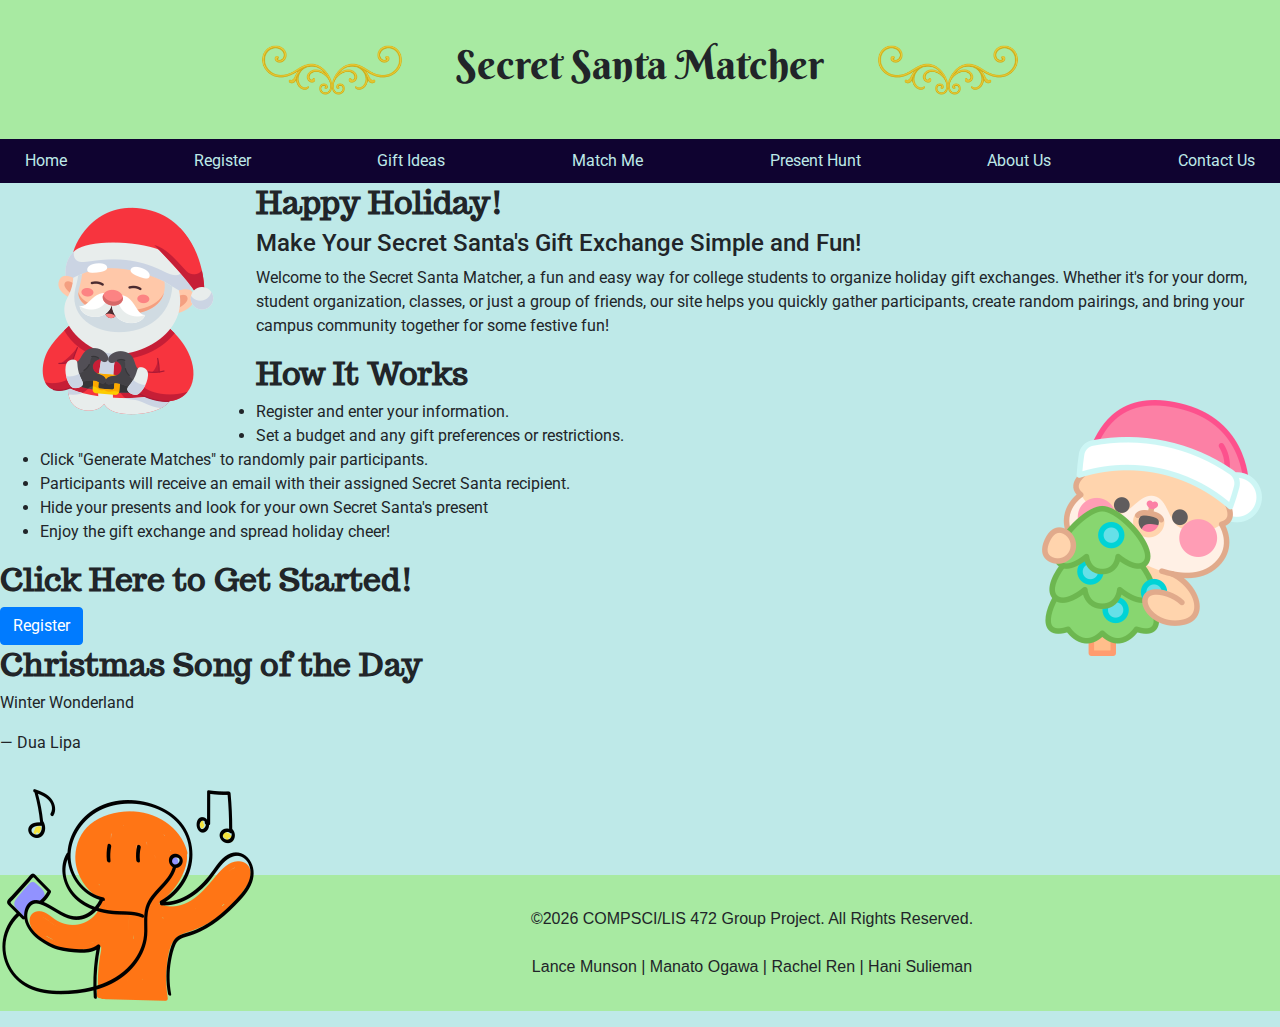
<file: index.html>
<!DOCTYPE html>
<html lang = "en">
<head>
        <meta charset = "UTF-8">
        <meta name = "viewport" content = "width=device-width, initial-scale = 1.0" />
        <link rel="stylesheet" href="https://cdn.jsdelivr.net/npm/bootstrap@4.0.0/dist/css/bootstrap.min.css" integrity="sha384-Gn5384xqQ1aoWXA+058RXPxPg6fy4IWvTNh0E263XmFcJlSAwiGgFAW/dAiS6JXm" crossorigin="anonymous">
        <link href="https://fonts.googleapis.com/css2?family=Berkshire+Swash&family=Trocchi&family=Roboto&display=swap" rel="stylesheet">
        <link rel = "stylesheet" href = "styles.css" />
        <title>Home</title>
</head>
    <body>
        <header>
            <div class = "heading-wrapper">
                <img src="images/goldencurls.png" class="curl left" alt="golden curls decorations for headings">
                    <h1>Secret Santa Matcher</h1>
                <img src="images/goldencurls.png" class="curl right" alt="golden curls decorations for headings">
            </div>
            <nav role="navigation" class="navbar">
                <div class="container-fluid">
                    <a href = "index.html">Home</a>
                    <a href = "register.html">Register</a>
                    <a href = "giftIdeas.html">Gift Ideas</a>
                    <a href = "generateMatch.html">Match Me</a>
                    <a href = "scavenger.html">Present Hunt</a>
                    <a href = "aboutus.html">About Us</a>
                    <a href = "contact.html">Contact Us</a>
                </div>
            </nav>
        </header>
        <main>
            <img src = "images/santaheartsign.png" alt = "Santa holding a heart sign" class="float-left">
            <h2>Happy Holiday!</h2>
            <h4>Make Your Secret Santa's Gift Exchange Simple and Fun!</h4> <!-- Welcoming the users with a friendly message -->
            <p>Welcome to the Secret Santa Matcher, a fun and easy way for college students to organize holiday gift exchanges. Whether it's for your dorm, student organization, classes, or just a group of friends, our site helps you quickly gather participants, create random pairings, and bring your campus community together for some festive fun!</p>
        </main>

        <section>
            <h2>How It Works</h2>
            <img src = "images/cuteanimal.png" alt = "cute animal holding a christmas tree while smiling" class = "float-right">
            <ul>
                <li>Register and enter your information.</li>  <!-- Brief Overview of How It Works -->
                <li>Set a budget and any gift preferences or restrictions.</li>
                <li>Click "Generate Matches" to randomly pair participants.</li>
                <li>Participants will receive an email with their assigned Secret Santa recipient.</li>
                <li>Hide your presents and look for your own Secret Santa's present</li>
                <li>Enjoy the gift exchange and spread holiday cheer!</li>
            </ul>
        </section>

        <section>
            <h2>Click Here to Get Started!</h2>
            <a href="register.html" class="btn btn-primary">Register</a>

        </section>

        <section id="holiday-song-section">
            <h2>Christmas Song of the Day</h2> <!-- Recommends Christmas songs to users -->

            <blockquote>
                <p id="song-title">Loading song...</p>
                <span id="song-artist"></span>
            </blockquote>
            <img src = "images/musicguy.png" alt = "cartoon character listening to music while holding a phone" class = "float-left">
            <br>
        </section>

        <script src="home.js"></script>

        <footer>
            &copy;<Span><script type="text/JavaScript">document.write(new Date().getFullYear());</script></Span>
            COMPSCI/LIS 472 Group Project. All Rights Reserved.
            <br>
            <br>
            Lance Munson | Manato Ogawa | Rachel Ren | Hani Sulieman
        </footer>
    </body>
</html>
</file>
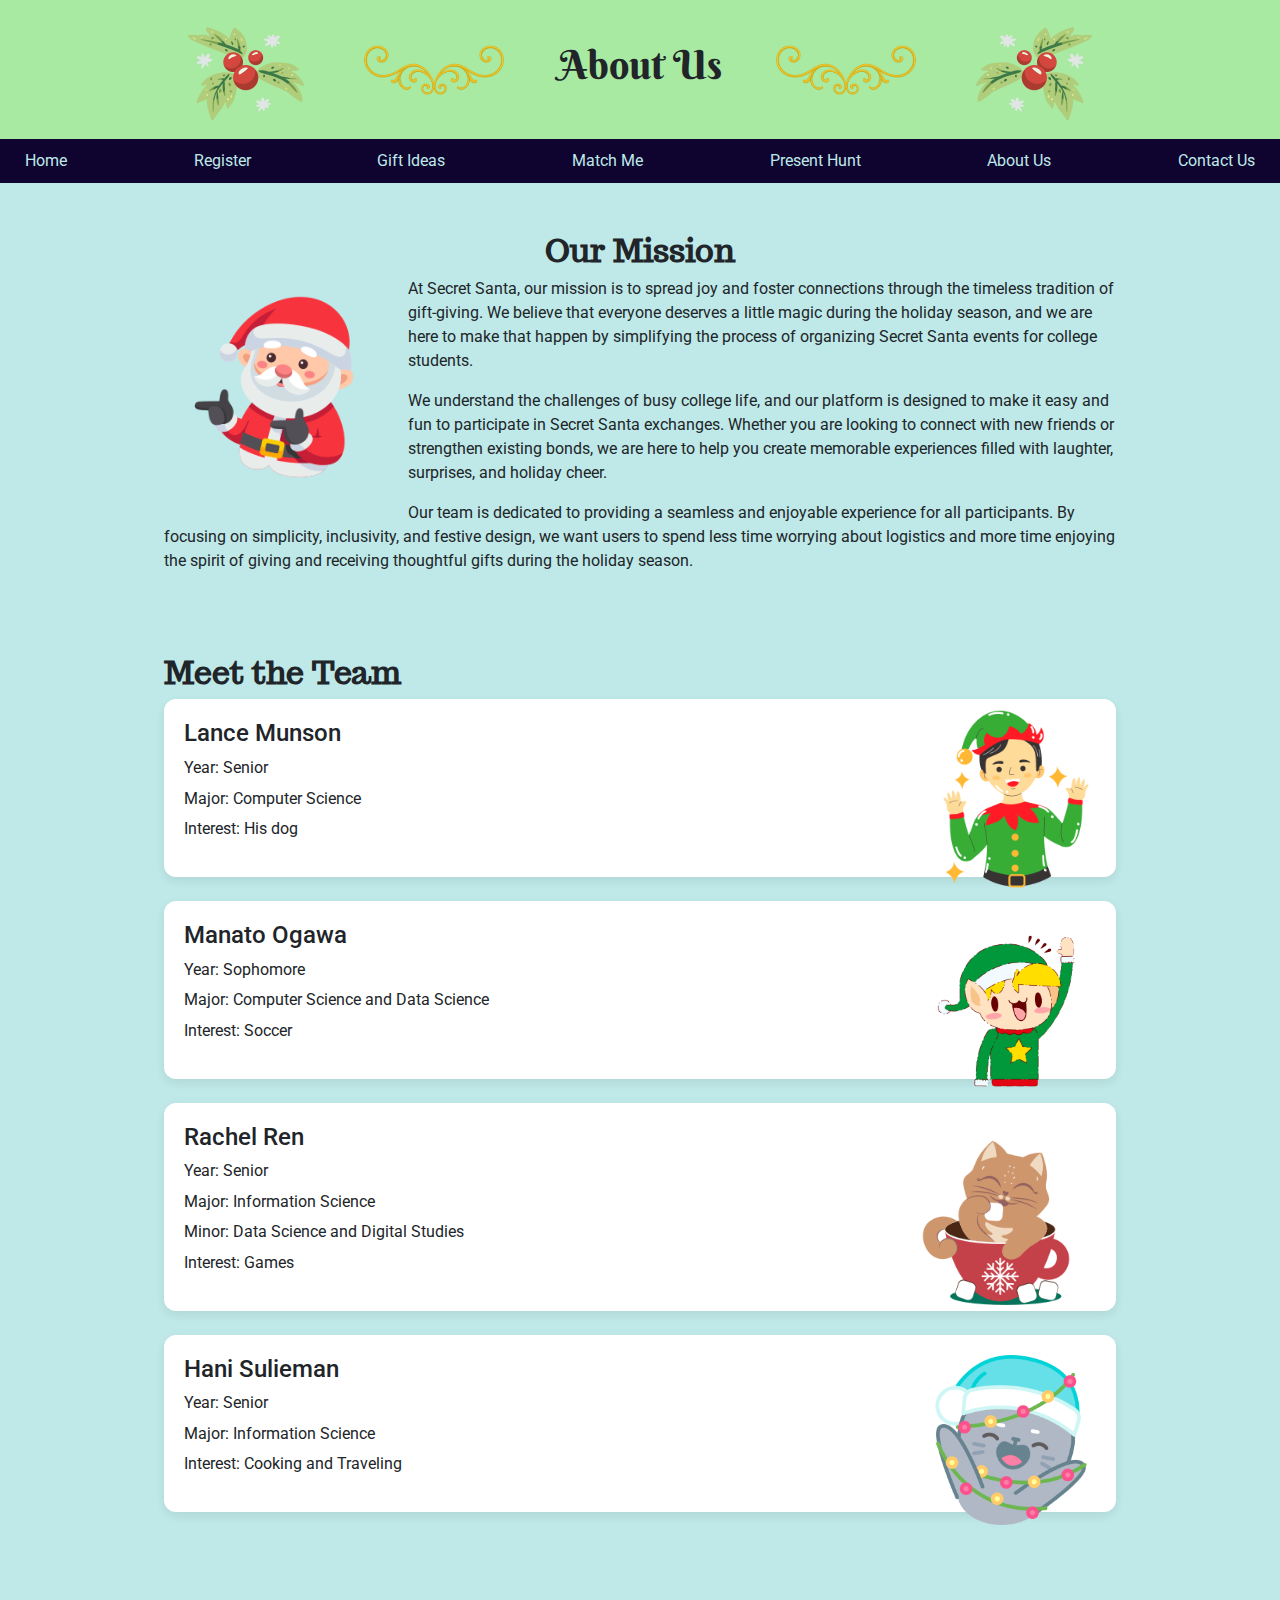
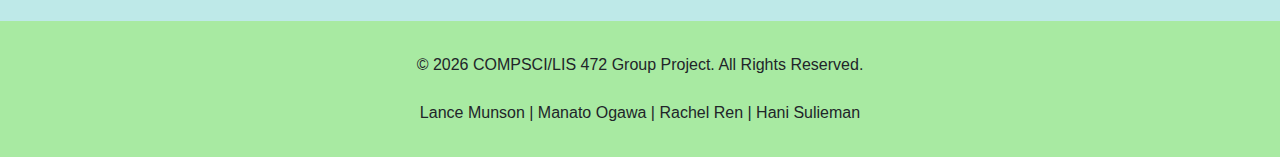
<file: aboutus.html>
<!DOCTYPE html>
<html lang = "en">
    <head>
        <meta charset = "UTF-8">
        <meta name = "viewport" content = "width=device-width, initial-scale = 1.0" />
        <link rel="stylesheet" href="https://cdn.jsdelivr.net/npm/bootstrap@4.0.0/dist/css/bootstrap.min.css" integrity="sha384-Gn5384xqQ1aoWXA+058RXPxPg6fy4IWvTNh0E263XmFcJlSAwiGgFAW/dAiS6JXm" crossorigin="anonymous">
        <link href="https://fonts.googleapis.com/css2?family=Berkshire+Swash&family=Trocchi&family=Roboto&display=swap" rel="stylesheet">
        <link rel = "stylesheet" href = "styles.css" />
        <link rel = "stylesheet" href = "aboutus.css"/>
        <title>About Us</title>
    </head>
    <body>
        <header>
            <div class = "heading-wrapper">
                <img src="images/holly.png" class="curl holly left" alt="holly decoration">
                <img src="images/goldencurls.png" class="curl left" alt="golden curls decorations for headings">
                    <h1>About Us</h1>
                <img src="images/goldencurls.png" class="curl right" alt="golden curls decorations for headings">
                <img src="images/holly.png" class="curl holly right" alt="holly decoration">

            </div>
            <nav role="navigation" class="navbar">
                <div class="container-fluid">
                    <a href = "index.html">Home</a>
                    <a href = "register.html">Register</a>
                    <a href = "giftIdeas.html">Gift Ideas</a>
                    <a href = "generateMatch.html">Match Me</a>
                    <a href = "scavenger.html">Present Hunt</a>
                    <a href = "aboutus.html">About Us</a>
                    <a href = "contact.html">Contact Us</a>
                </div>
            </nav>
        </header>

        <main>
            <section>
                <h2 style = "text-align: center;">Our Mission</h2>
                <img src = images/santagesture.png alt = "Santa gesturing I got'cha'" class = "float-left">

                <p>At Secret Santa, our mission is to spread joy and foster connections through the timeless tradition of gift-giving. We believe that everyone deserves a little magic during the holiday season, and we are here to make that happen by simplifying the process of organizing Secret Santa events for college students.</p>
                <p>We understand the challenges of busy college life, and our platform is designed to make it easy and fun to participate in Secret Santa exchanges. Whether you are looking to connect with new friends or strengthen existing bonds, we are here to help you create memorable experiences filled with laughter, surprises, and holiday cheer.</p>

                <p>Our team is dedicated to providing a seamless and enjoyable experience for all participants. By focusing on simplicity, inclusivity, and festive design, we want users to spend less time worrying about logistics and more time enjoying the spirit of giving and receiving thoughtful gifts during the holiday season.</p>
            </section>

            <section>
                <h2>Meet the Team</h2>
                <img src = "images/elf.png" alt = "cute elf waving with sparkles around him" class = "float-right">
                    <article>
                        <h4>Lance Munson</h4>
                            <ul>
                                <li>Year: Senior</li>
                                <li>Major: Computer Science</li>
                                <li>Interest: His dog </li>
                            </ul>
                    </article>

                    <article>
                        <img src = "images/elfsayshi.png" alt = "elf waving hi with a star as a sweatshirt" class = "float-right" width = "180px">
                        <h4>Manato Ogawa</h4>
                            <ul>
                                <li>Year: Sophomore</li>
                                <li>Major: Computer Science and Data Science</li>
                                <li>Interest: Soccer</li>
                            </ul>
                    </article>

                    <article>
                     <img src = "images/cathotcoco.png" alt = "cat eating a marshmallow while sitting in a cup that has a picture of a snowflake" class = "float-right">
                        <h4>Rachel Ren</h4>
                            <ul>
                                <li>Year: Senior</li>
                                <li>Major: Information Science</li>
                                <li>Minor: Data Science and Digital Studies</li>
                                <li>Interest: Games</li>
                            </ul>
                    </article>

                    <article>
                        <img src = "images/graycat.png" alt = "gray cat wearing a blue hat with christmas lights wrap around it" class = "float-right" width = "170px">
                        <h4>Hani Sulieman</h4>
                            <ul>
                                <li>Year: Senior</li>
                                <li>Major: Information Science</li>
                                <li>Interest: Cooking and Traveling</li>
                            </ul>
                    </article>
            </section>
        </main>

        <!-- ===== FOOTER ===== -->
    <footer>
    &copy;
    <span>
      <script>
        document.write(new Date().getFullYear());
      </script>
    </span>
        COMPSCI/LIS 472 Group Project. All Rights Reserved.
    <br><br>
    Lance Munson | Manato Ogawa | Rachel Ren | Hani Sulieman
    </footer>

        
    </body>
</html>
</file>
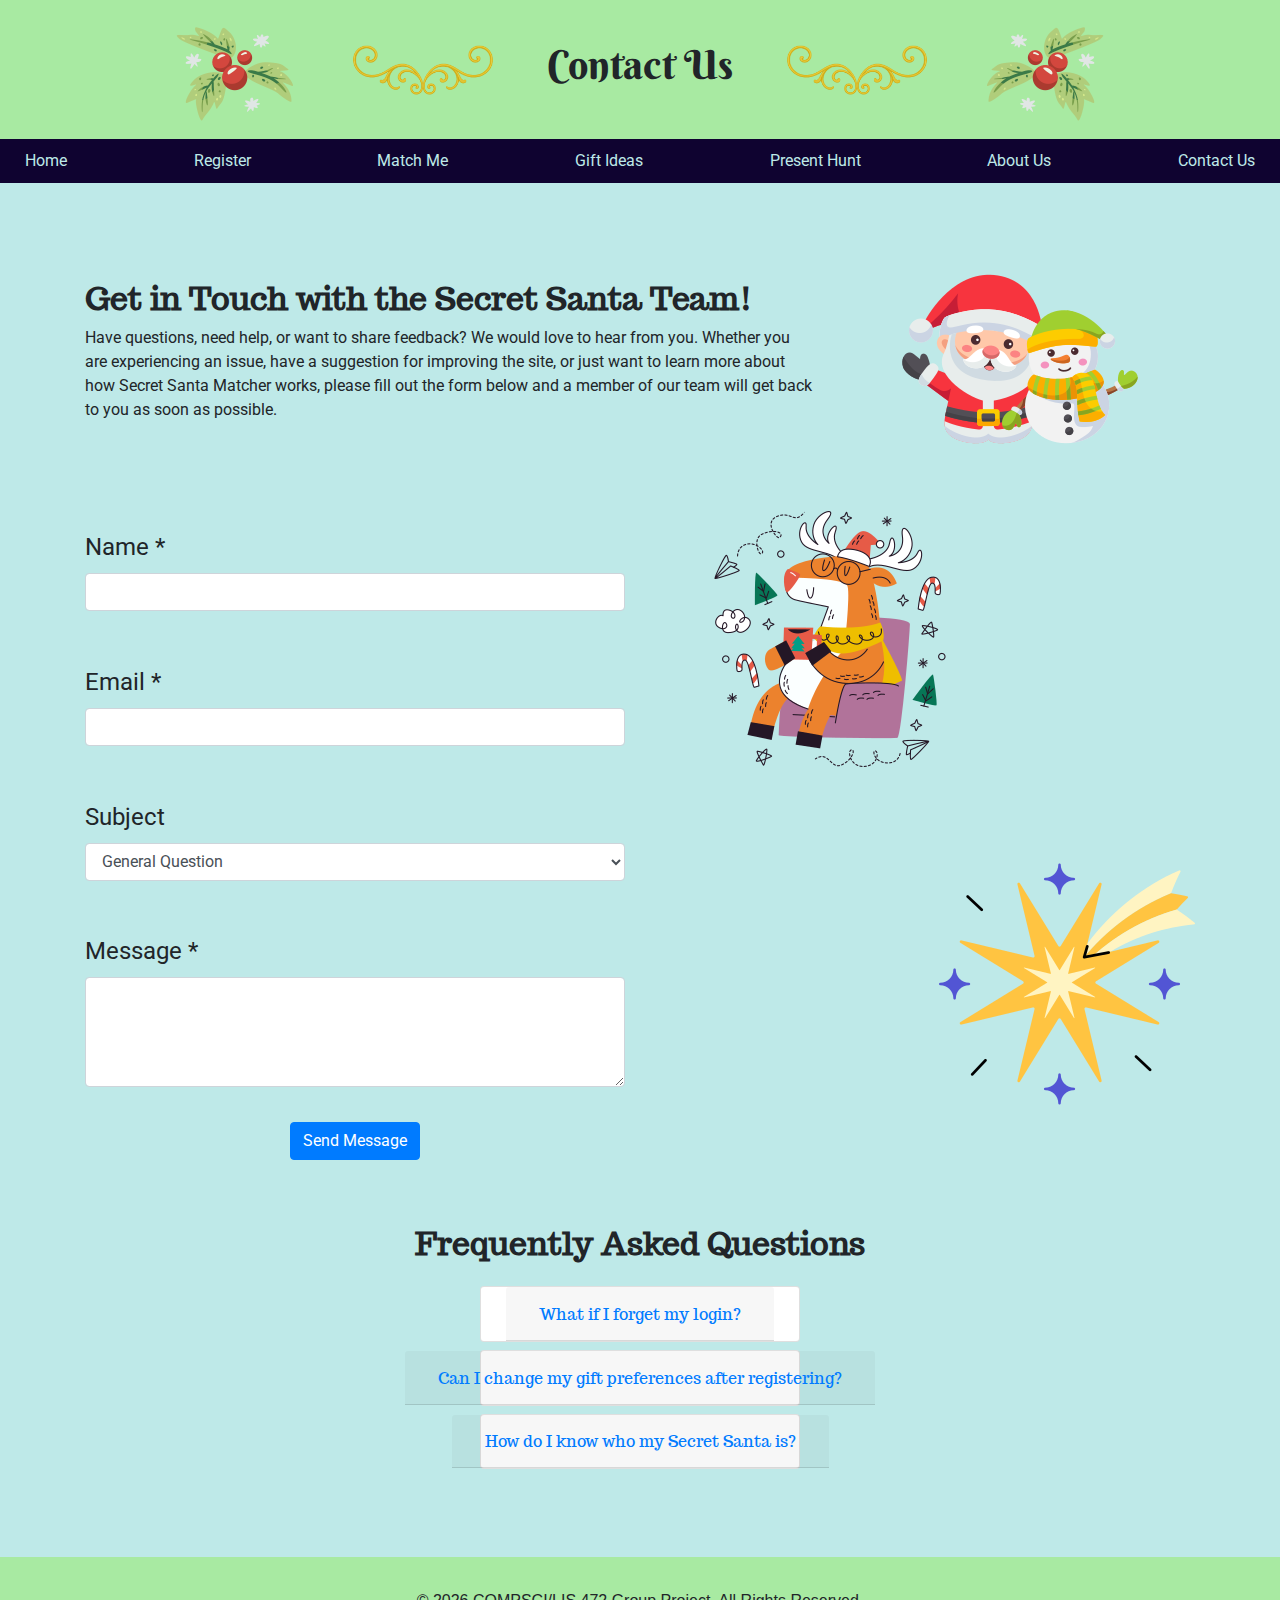
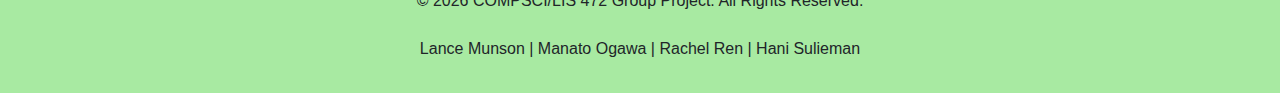
<file: contact.html>
<!DOCTYPE html>
<html lang="en">
<head>
  <meta charset="UTF-8">
  <meta name="viewport" content="width=device-width, initial-scale=1.0">

  <!-- Bootstrap 4 -->
  <link
    rel="stylesheet"
    href="https://cdn.jsdelivr.net/npm/bootstrap@4.0.0/dist/css/bootstrap.min.css"
    integrity="sha384-Gn5384xqQ1aoWXA+058RXPxPg6fy4IWvTNh0E263XmFcJlSAwiGgFAW/dAiS6JXm"
    crossorigin="anonymous"
  >

  <!-- Google Fonts -->
  <link href="https://fonts.googleapis.com/css2?family=Berkshire+Swash&family=Trocchi&family=Roboto&display=swap" rel="stylesheet">

  <!-- Custom CSS -->
  <link rel="stylesheet" href="styles.css">

  <title>Contact Us</title>
</head>

<body>

  <!-- ===== HEADER ===== -->
  <header>
    <div class="heading-wrapper">
      <img src="images/holly.png" class="curl holly left" alt="holly decoration">
      <img src="images/goldencurls.png" class="curl left" alt="golden curls decoration">

      <h1>Contact Us</h1>

      <img src="images/goldencurls.png" class="curl right" alt="golden curls decoration">
      <img src="images/holly.png" class="curl holly right" alt="holly decoration">
    </div>

    <nav class="navbar" role="navigation">
      <div class="container-fluid">
        <a href="index.html">Home</a>
        <a href="register.html">Register</a>
        <a href="generateMatch.html">Match Me</a>
        <a href="giftIdeas.html">Gift Ideas</a>
        <a href="scavenger.html">Present Hunt</a>
        <a href="aboutus.html">About Us</a>
        <a href="contact.html">Contact Us</a>
      </div>
    </nav>
  </header>

  <!-- ===== MAIN CONTENT ===== -->
  <main class="container my-5">

    <!-- Intro + Image -->
    <section class="contact-intro mb-4">
      <div class="row align-items-center">
        <div class="col-md-8">
          <h2>Get in Touch with the Secret Santa Team!</h2>
          <p>
            Have questions, need help, or want to share feedback?
            We would love to hear from you. Whether you are experiencing an issue,
            have a suggestion for improving the site, or just want to learn more
            about how Secret Santa Matcher works, please fill out the form below
            and a member of our team will get back to you as soon as possible.
          </p>
        </div>

        <div class="col-md-4 text-center">
          <img
            src="images/santa_and_snowman.png"
            alt="Santa and snowman waving"
            class="img-fluid"
          >
        </div>
      </div>
    </section>

    <!-- Contact Form -->
    <section class="mb-5">
      <div class="row">
        <div class="col-md-7 col-lg-6">

          <form id="contact-form">

            <div class="form-group">
              <label for="name">Name *</label>
              <input type="text" id="name" name="name" class="form-control" required>
            </div>

            <div class="form-group">
              <label for="email">Email *</label>
              <input type="email" id="email" name="email" class="form-control" required>
            </div>

            <div class="form-group">
              <label for="subject">Subject</label>
              <select id="subject" name="subject" class="form-control">
                <option value="general">General Question</option>
                <option value="issue">Report an Issue</option>
                <option value="feature">Feature Request</option>
                <option value="feedback">Feedback</option>
              </select>
            </div>

            <div class="form-group">
              <label for="message">Message *</label>
              <textarea
                id="message"
                name="message"
                rows="4"
                class="form-control"
                required
              ></textarea>
            </div>

            <div class="text-center">
              <button type="submit" class="btn btn-primary">
                Send Message
              </button>
            </div>

            <p id="form-status" class="mt-3"></p>

          </form>
        </div>
        <div class="col-md-5 col-lg-4 text-center ml-n3">
            <img
                src="images/reindeer.png"
                alt="reindeer sitting on a couch drinking hot cocoa with Christmas decorations around it"
                class="img-fluid"
            >
        </div>
        <div class="col-12 text-right" style="margin-top: -20rem;">
            <img
               src="images/sparkles.png"
               alt="sparkles decoration"
            >
        </div>
      </div>
    </section>
   
 <!-- FAQ Section -->
<section aria-labelledby="faq-heading" class="mb-5">
  <h2 id="faq-heading" class="text-center mb-4">
    Frequently Asked Questions
  </h2>

  <div class="row justify-content-center">
    <div class="col-md-9 col-lg-7">

      <div id="faqAccordion" class="accordion">

        <article class="card mb-2">
          <div class="card-header py-2" id="faq1">
            <h3 class="mb-0">
              <button
                class="btn btn-link w-100 text-left py-1"
                data-toggle="collapse"
                data-target="#collapse1"
                aria-expanded="true"
                aria-controls="collapse1"
              >
                What if I forget my login?
              </button>
            </h3>
          </div>

          <div
            id="collapse1"
            class="collapse"
            aria-labelledby="faq1"
            data-parent="#faqAccordion"
          >
            <div class="card-body py-2">
              You can reset your password by clicking “Forgot Password” on the login page.
            </div>
          </div>
        </article>

        <article class="card mb-2">
          <div class="card-header py-2" id="faq2">
            <h3 class="mb-0">
              <button
                class="btn btn-link w-100 text-left py-1 collapsed"
                data-toggle="collapse"
                data-target="#collapse2"
                aria-expanded="false"
                aria-controls="collapse2"
              >
                Can I change my gift preferences after registering?
              </button>
            </h3>
          </div>

          <div
            id="collapse2"
            class="collapse"
            aria-labelledby="faq2"
            data-parent="#faqAccordion"
          >
            <div class="card-body py-2">
              Yes! You can update your preferences before the match generation date.
            </div>
          </div>
        </article>

        <article class="card mb-2">
          <div class="card-header py-2" id="faq3">
            <h3 class="mb-0">
              <button
                class="btn btn-link w-100 text-left py-1 collapsed"
                data-toggle="collapse"
                data-target="#collapse3"
                aria-expanded="false"
                aria-controls="collapse3"
              >
                How do I know who my Secret Santa is?
              </button>
            </h3>
          </div>

          <div
            id="collapse3"
            class="collapse"
            aria-labelledby="faq3"
            data-parent="#faqAccordion"
          >
            <div class="card-body py-2">
              Participants will receive an email after matches are generated.
            </div>
          </div>
        </article>

      </div>

    </div>
  </div>
</section>

      </div>

    </div>
  </div>
</section>



  </main>

  <!-- ===== FOOTER ===== -->
  <footer>
    &copy;
    <span>
      <script>
        document.write(new Date().getFullYear());
      </script>
    </span>
    COMPSCI/LIS 472 Group Project. All Rights Reserved.
    <br><br>
    Lance Munson | Manato Ogawa | Rachel Ren | Hani Sulieman
  </footer>

</body>
</html>
</file>
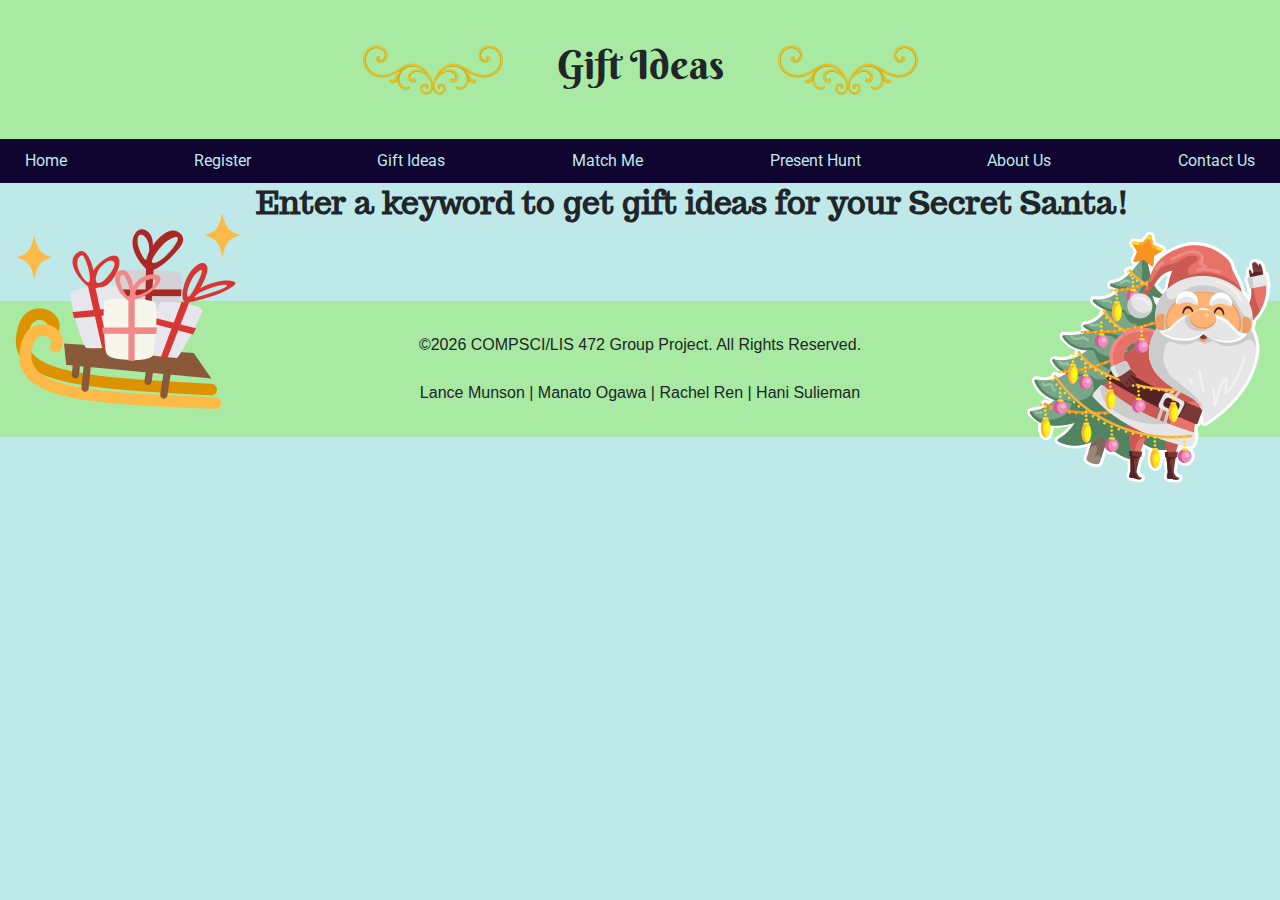
<file: giftIdeas.html>
<!DOCTYPE html>
<html lang = "en">
    <head>
        <meta charset = "UTF-8">
        <meta name = "viewport" content = "width=device-width, initial-scale = 1.0" />
        <link rel="stylesheet" href="https://cdn.jsdelivr.net/npm/bootstrap@4.0.0/dist/css/bootstrap.min.css" integrity="sha384-Gn5384xqQ1aoWXA+058RXPxPg6fy4IWvTNh0E263XmFcJlSAwiGgFAW/dAiS6JXm" crossorigin="anonymous">
        <link href="https://fonts.googleapis.com/css2?family=Berkshire+Swash&family=Trocchi&family=Roboto&display=swap" rel="stylesheet">
        <link rel = "stylesheet" href = "styles.css" />
        <title>Gift Ideas</title>
    </head>
    <body>
        <header>
            <div class = "heading-wrapper">
                <img src="images/goldencurls.png" class="curl left" alt="golden curls decorations for headings">
                    <h1>Gift Ideas</h1>
                <img src="images/goldencurls.png" class="curl right" alt="golden curls decorations for headings">
            </div>
            <nav role="navigation" class="navbar">
                <div class="container-fluid">
                    <a href = "index.html">Home</a>
                    <a href = "register.html">Register</a>
                    <a href = "giftIdeas.html">Gift Ideas</a>
                    <a href = "generateMatch.html">Match Me</a>
                    <a href = "scavenger.html">Present Hunt</a>
                    <a href = "aboutus.html">About Us</a>
                    <a href = "contact.html">Contact Us</a>
                </div>
            </nav>
        </header>
        <img src = "images/presentandsleigh.png" alt = "Sleight with bunch of presents on top with sparkles" class = "float-left">
        <h2>Enter a keyword to get gift ideas for your Secret Santa!</h2>

        <img src = "images/santacarrytree.png" alt = "Santa carrying a Christmas tree and waving hi" class = "float-right">
        <script src="giftIdeas.js"></script>


        <footer>
            &copy;<Span><script type="text/JavaScript">document.write(new Date().getFullYear());</script></Span>
            COMPSCI/LIS 472 Group Project. All Rights Reserved.
            <br>
            <br>
            Lance Munson | Manato Ogawa | Rachel Ren | Hani Sulieman
        </footer>
    </body>
</html>
</file>
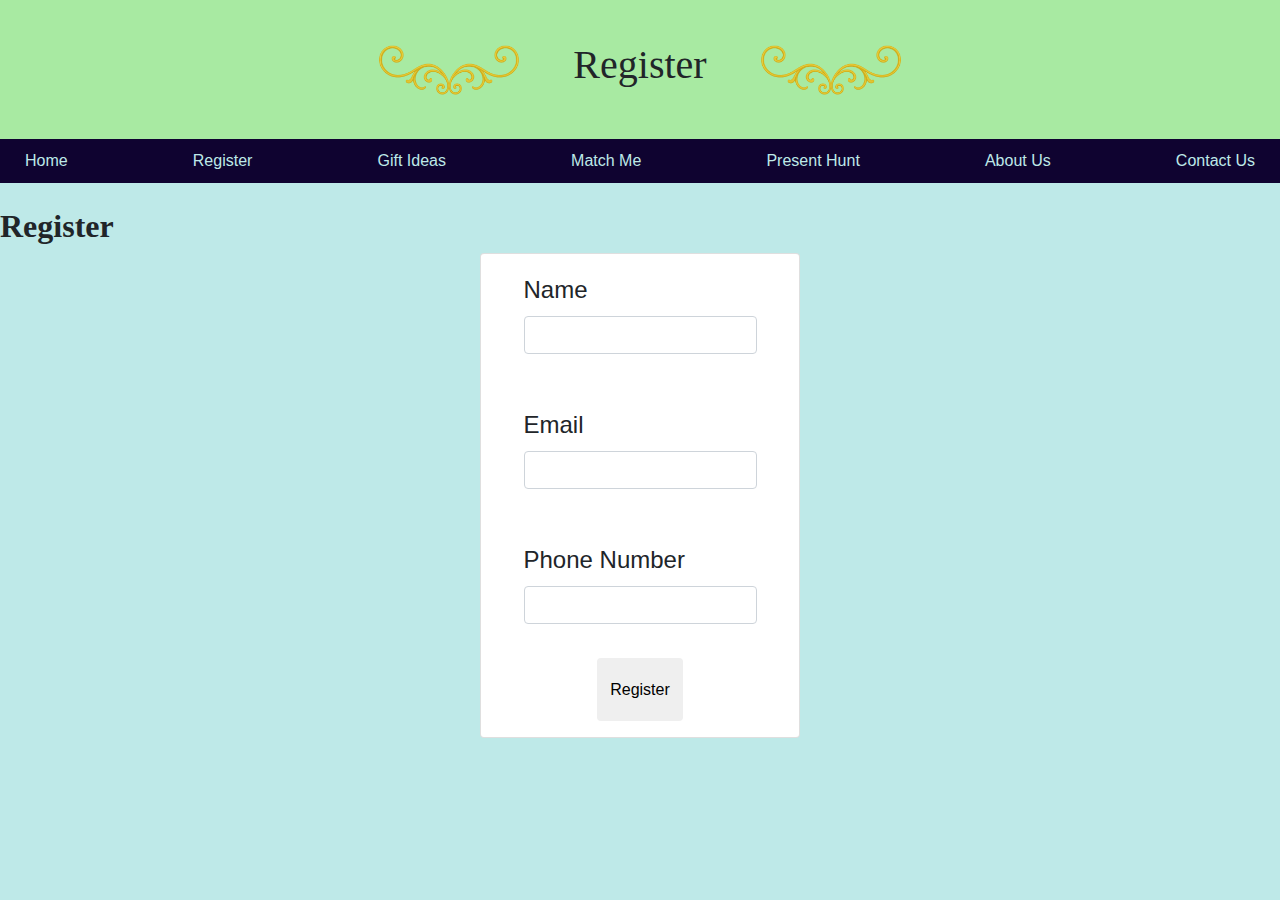
<file: register.html>
<!DOCTYPE html>
<html lang = "en">
    <head>
        <meta charset = "UTF-8">
        <meta name = "viewport" content = "width=device-width, initial-scale = 1.0" />
        <link rel="stylesheet" href="https://cdn.jsdelivr.net/npm/bootstrap@4.0.0/dist/css/bootstrap.min.css" integrity="sha384-Gn5384xqQ1aoWXA+058RXPxPg6fy4IWvTNh0E263XmFcJlSAwiGgFAW/dAiS6JXm" crossorigin="anonymous">
        <link rel = "stylesheet" href = "styles.css" />
        <script src="participants.js"></script>
        <script src="register.js"></script>
        <title>Register</title>
    </head>
    <body>
        <header>
            <div class = "heading-wrapper">
                <img src="images/goldencurls.png" class="curl left" alt="golden curls decorations for headings">
                    <h1>Register</h1>
                <img src="images/goldencurls.png" class="curl right" alt="golden curls decorations for headings">
            </div>
            <nav role="navigation" class="navbar">
                <div class="container-fluid">
                    <a href = "index.html">Home</a>
                    <a href = "register.html">Register</a>
                    <a href = "giftIdeas.html">Gift Ideas</a>
                    <a href = "generateMatch.html">Match Me</a>
                    <a href = "scavenger.html">Present Hunt</a>
                    <a href = "aboutus.html">About Us</a>
                    <a href = "contact.html">Contact Us</a>
                </div>
            </nav>
        </header>

        <br/>

        <main>
            <h2>Register</h2>
            <form class="card d-flex justify-content-center" style="margin-bottom: 1em;">
                <div class="form-group">
                    <label for="nameInput">Name</label>
                    <input class="form-control" id="nameInput">
                </div>
                <div class="form-group">
                    <label for="emailInput">Email</label>
                    <input class="form-control" id="emailInput">
                </div>
                <div class="form-group">
                    <label for="phoneNumberInput">Phone Number</label>
                    <input class="form-control" id="phoneNumberInput">
                </div>
                <button class="btn form-group" id="registerButton" onclick="registerUser()">Register</button>
            </form>
        </main>
    </body>
</html>
</file>
<file: styles.css>
/* h1, h2, h3, p, li, footer, label { */
    /* font-family:'Franklin Gothic Medium', 'Arial Narrow', Arial, sans-serif; */
/* } */

header{
  background-color:#A8Eaa2;
  width:100%
}

body {
    background-color: #bee9e8;
    margin: 0;
}

.navbar {
    background-color: #0f0330; 
    padding: 10px;
}

a {
    color: #bee9e8;
}

a:hover {
    color: #1b4965;
    text-decoration: none;
}

footer {
    text-align: center;
    margin-top: 5rem;
    padding: 2rem;
    background-color: #A8EAA2
}

#match {
    display: flex;
    justify-content: center; 
    align-items: center;   
}

.card {
    align-items: center;
    width: 20rem;
}

/* Typography + base styles */
h1, h2, h3, p, li, footer {
  font-family: 'Franklin Gothic Medium', 'Arial Narrow', Arial, sans-serif;
}

body {
  background-color: #bee9e8;
  
}

/* Navbar */
.navbar {
  background-color: rgb(15, 3, 48);
  padding: 10px;
}

.navbar-brand {
  color: #bee9e8;
}

.navbar a {
  color: #bee9e8;
}

a {
  color: #bee9e8;
  text-decoration: none;
}

a:hover {
  color: #1b4965;
  text-decoration: none;
}

/* Map container: MUST have a height */
#map {
  width: 100%;
  height: 420px;
  border-radius: 0.5rem;
  border: 2px solid #1b4965;
  margin-bottom: 1rem;
}

/* Present list items */
#present-list li {
  cursor: pointer;
}

/* Footer */
footer {
  text-align: center;
  margin-top: 5rem;
  padding: 2rem;
  background-color: #A8EAA2;
}

/* Centering helper if you use #match on another page */
#match {
  display: flex;
  justify-content: center;
  align-items: center;
}

/* Card width as requested */
.card {
  align-items: center;
  width: 20rem;
  margin: 0 auto; /* center card in its container */
}

/* Accessibility: clear focus outlines */
:focus-visible {
  outline: 3px solid #ffbf00;
  outline-offset: 2px;
}

label {
  font-size: x-large;
}

.form-group{
  padding-top: 1.15rem;
  padding-bottom: 1.15rem;
}


/* Heading wrapper layout */
.heading-wrapper {
  display: flex;
  align-items: center;
  justify-content: center;
  gap: 1.25rem;
}

/* Default curl size (gold curls) */
.curl {
  width: 13rem;
  opacity: 0.85;
}

/* Holly as a smaller accent */
.holly {
  width: 8rem;
  opacity: 0.9;
}

/*mirror right-side decorations */
.curl.right {
  transform: scaleX(-1);
}


/*Font Imports and Assignments*/
h1 {
  font-family: 'Berkshire Swash', cursive;
}

h2, h3{
  font-family: 'Trocchi', serif;
  font-weight: bold;
}

p, li, label {
  font-family: 'Roboto', Arial, sans-serif;
  
}
.contact-intro h2 {
  margin-bottom: 0.5rem; /* smaller gap */
}

/* Footer styling */
.site-footer {
  background-color: #ffffff;
  text-align: center;
  padding: 10px 12px;
  border-top: 1px solid #ccc;
  font-size: 0.85rem;
}

/* Map must have height */
#map {
  width: 100%;
  min-height: 380px;
}

.scavenger-text {
  font-family: "Comic Sans MS", "Comic Sans", cursive;
}

.page-wrapper {
  min-height: 100vh;
  display: flex;
  flex-direction: column;
}

/* Push footer to bottom */
main {
  flex: 1;
}

.scavenger-banner {
  text-align: center;
  background-color: #cfeeee; /* optional: matches your page background */
  padding: 10px 0;
}

.scavenger-banner img {
  width: 100%;
  max-width: 900px;   /* controls how small it is */
  height: auto;       /* keeps original proportions */
  object-fit: contain; /* ensures NO cropping */
  display: inline-block;
}

.register-gif {
  text-align: center;
  margin: 1.5em 0;
}

.register-gif img {
  max-width: 350px;
  width: 100%;
  height: auto;
}

.match-image {
  text-align: center;
  margin: 1.5em 0;
}

.match-image img {
  max-width: 400px;
  width: 100%;
  height: auto;
}
</file>
<file: aboutus.css>
main {
  max-width: 1000px;
  margin: 3rem auto;
  padding: 0 1.5rem;
}

section {
  margin-bottom: 4rem;
}
/* ===== IMAGES ===== */
.float-left {
  float: left;
  max-width: 220px;
  margin: 0 1.5rem 1rem 0;
}

.float-right {
  float: right;
  max-width: 200px;
  margin: 0 0 1rem 1.5rem;
}

/* Clear floats inside sections */
section::after {
  content: "";
  display: block;
  clear: both;
}

/* ===== TEAM SECTION ===== */
section:nth-of-type(2) article {
  background-color: #fff;
  border-radius: 12px;
  padding: 1.25rem;
  margin-bottom: 1.5rem;
  box-shadow: 0 4px 10px rgba(0, 0, 0, 0.08);
}

section:nth-of-type(2) ul {
  list-style-type: none;
  padding-left: 0;
}

section:nth-of-type(2) li {
  margin-bottom: 0.4rem;
  font-family: "Roboto", sans-serif;
}
</file>
